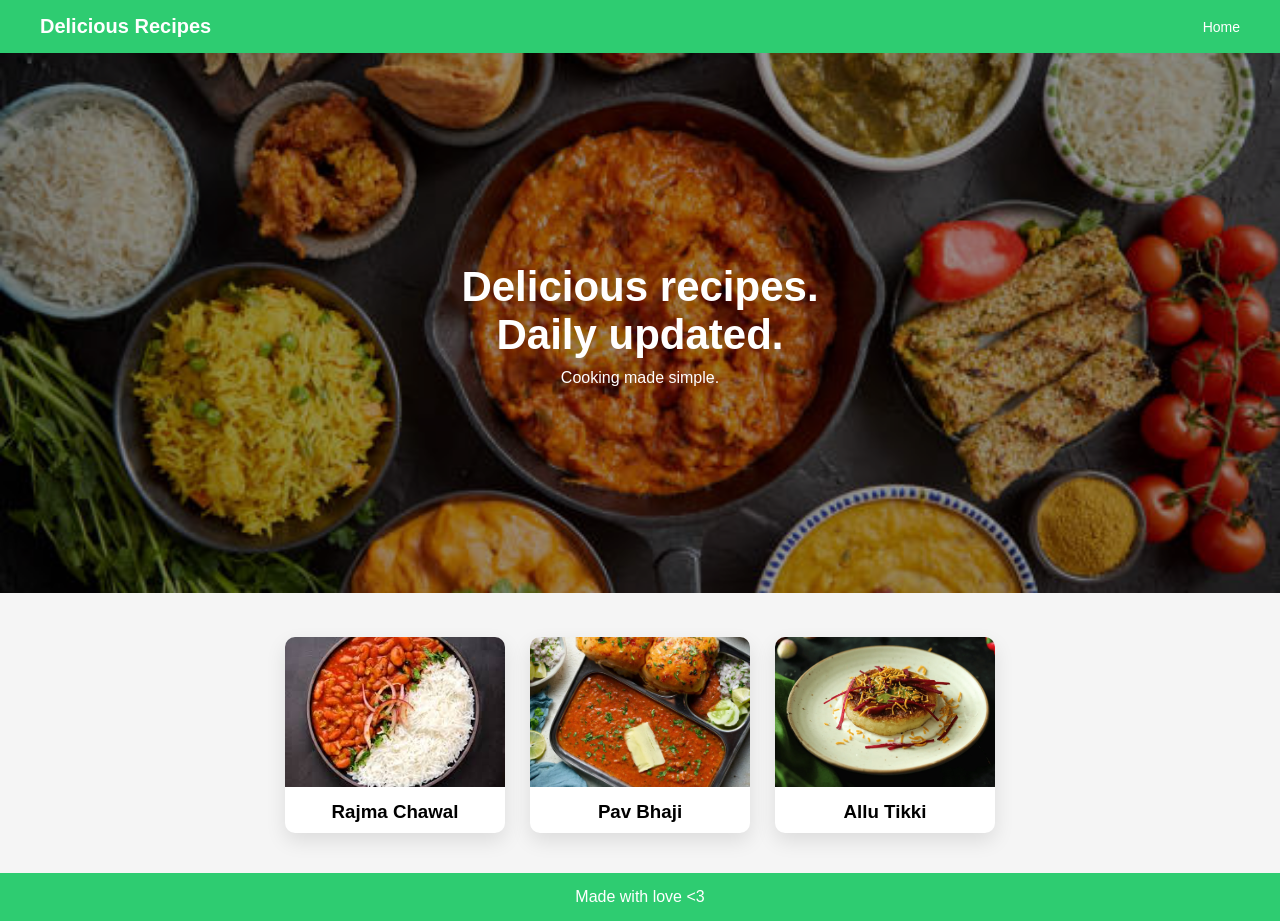
<file: index.html>
<!DOCTYPE html>
<html lang="en">
<head>
  <meta charset="UTF-8">
  <title>Delicious Recipes</title>
  <link rel="stylesheet" href="stylesheet.css">
</head>
<body>

<header class="navbar">
  <h2>Delicious Recipes</h2>
  <nav>
    <a href="index.html">Home</a>
  </nav>
</header>

<section class="hero">
  <img src="images\back.jpg" class="hero-img">
  <div class="hero-text">
    <h1>Delicious recipes.<br>Daily updated.</h1>
    <p>Cooking made simple.</p>
  </div>
</section>

<section class="featured">
  <a href="recipe1.html" class="card">
    <img src="images\rajma.jpg">
    <h3>Rajma Chawal</h3>
  </a>

  <a href="recipe2.html" class="card">
    <img src="images\pav.webp">
    <h3>Pav Bhaji</h3>
  </a>

  <a href="recipe3.html" class="card">
    <img src="images\allu.webp">
    <h3>Allu Tikki</h3>
  </a>
</section>

<footer>
  <p>Made with love <3 </p>
</footer>

</body>
</html>
</file>
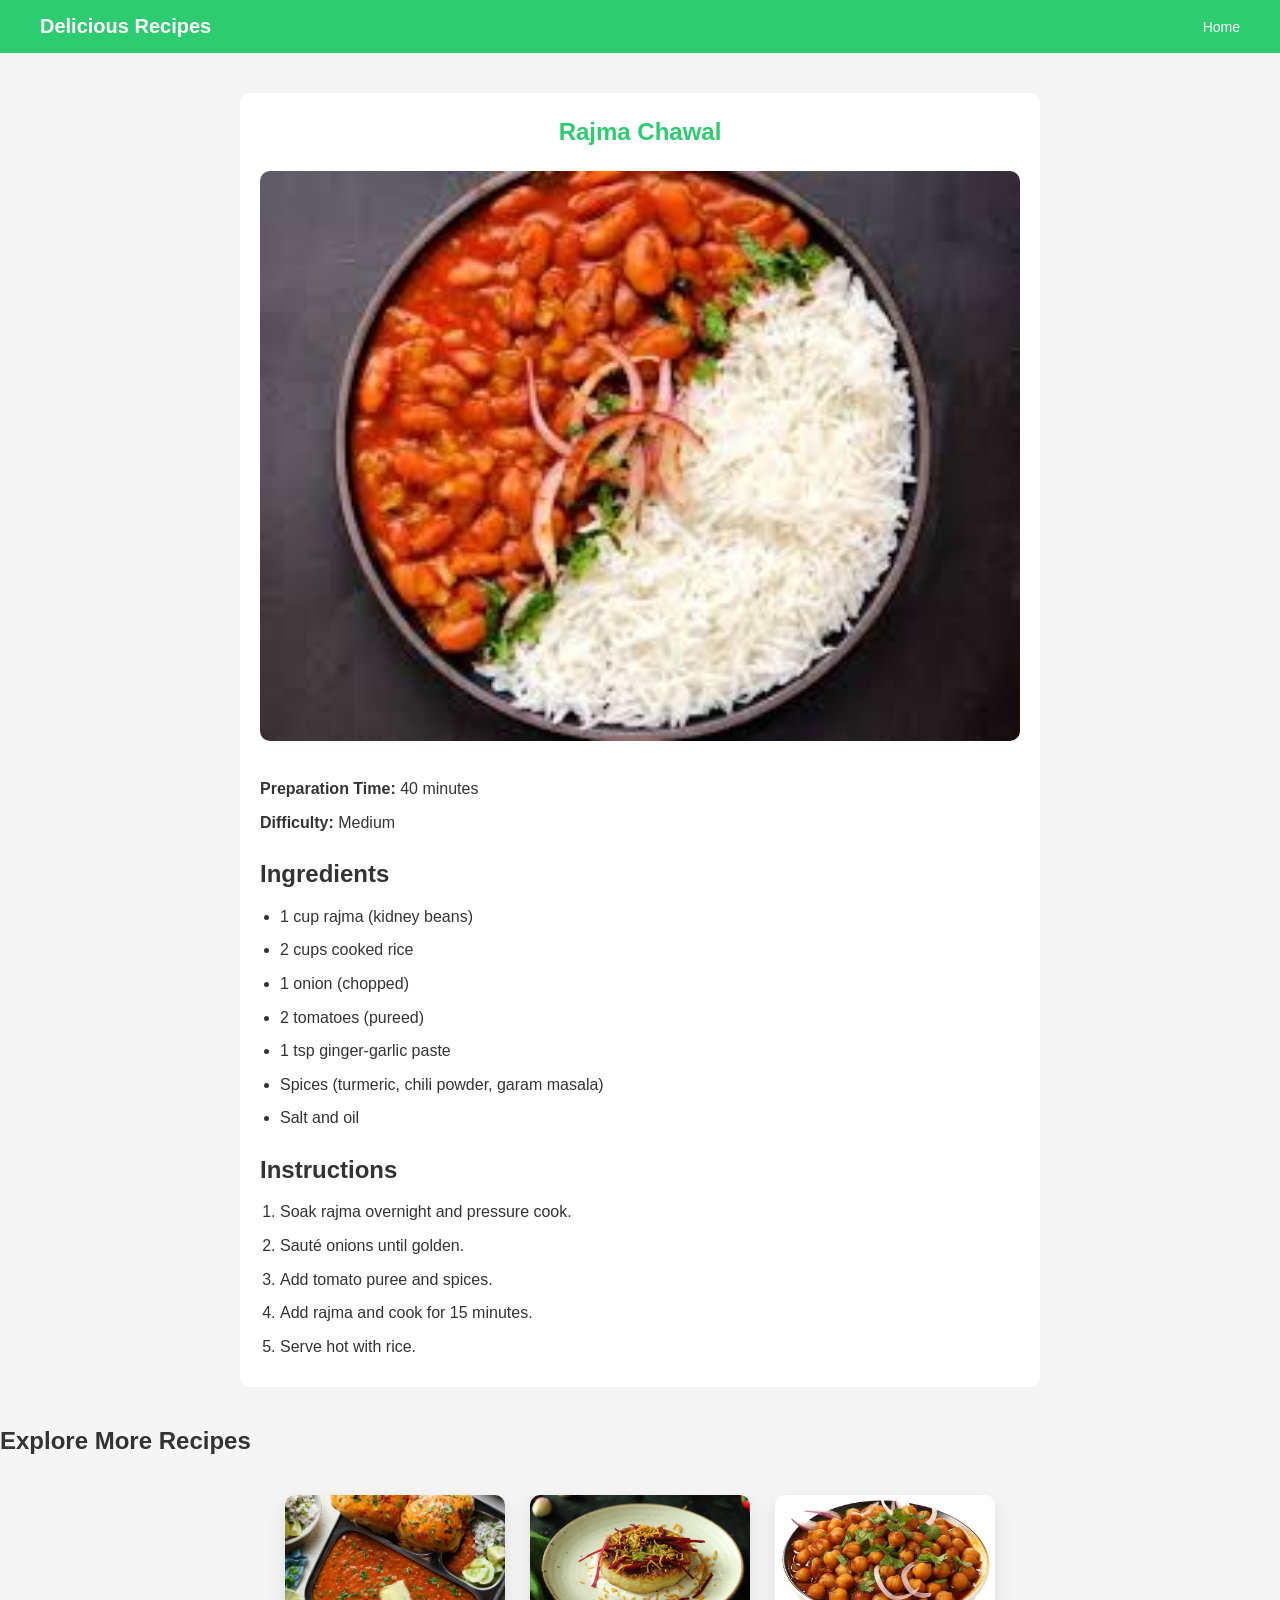
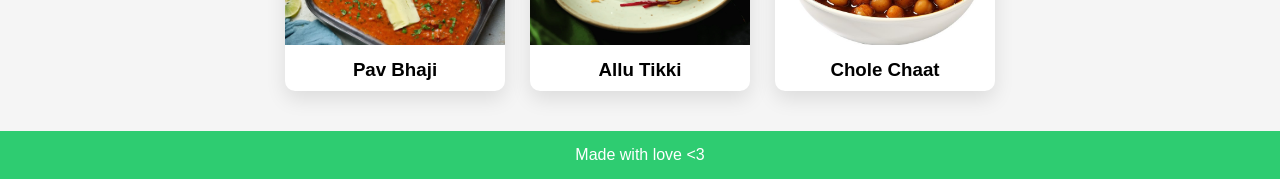
<file: recipe1.html>
<!DOCTYPE html>
<html lang="en">
<head>
  <meta charset="UTF-8">
  <title>Rajma Chawal</title>
  <link rel="stylesheet" href="stylesheet.css">
</head>
<body>

    <header class="navbar">
        <h2>Delicious Recipes</h2>
        <nav>
          <a href="index.html">Home</a>
        </nav>
      </header>

<section class="recipe">
  <h1>Rajma Chawal</h1>

  <img src="images\rajma.jpg" class="recipe-img">

  <p><strong>Preparation Time:</strong> 40 minutes</p>
  <p><strong>Difficulty:</strong> Medium</p>

  <h2>Ingredients</h2>
  <ul>
    <li>1 cup rajma (kidney beans)</li>
    <li>2 cups cooked rice</li>
    <li>1 onion (chopped)</li>
    <li>2 tomatoes (pureed)</li>
    <li>1 tsp ginger-garlic paste</li>
    <li>Spices (turmeric, chili powder, garam masala)</li>
    <li>Salt and oil</li>
  </ul>

  <h2>Instructions</h2>
  <ol>
    <li>Soak rajma overnight and pressure cook.</li>
    <li>Sauté onions until golden.</li>
    <li>Add tomato puree and spices.</li>
    <li>Add rajma and cook for 15 minutes.</li>
    <li>Serve hot with rice.</li>
  </ol>
</section>

<section class="more-recipes">

    <h2>Explore More Recipes</h2>
  
    <div class="featured">
  
      <a href="recipe2.html" class="card">
        <img src="images\pav.webp">
        <h3>Pav Bhaji</h3>
      </a>
  
      <a href="recipe3.html" class="card">
        <img src="images\allu.webp">
        <h3>Allu Tikki</h3>
      </a>
  
      <a href="recipe4.html" class="card">
        <img src="images\chole.jpg">
        <h3>Chole Chaat</h3>
      </a>
  
    </div>
  
  </section>
<footer>
  <p>Made with love <3</p>
</footer>

</body>
</html>
</file>
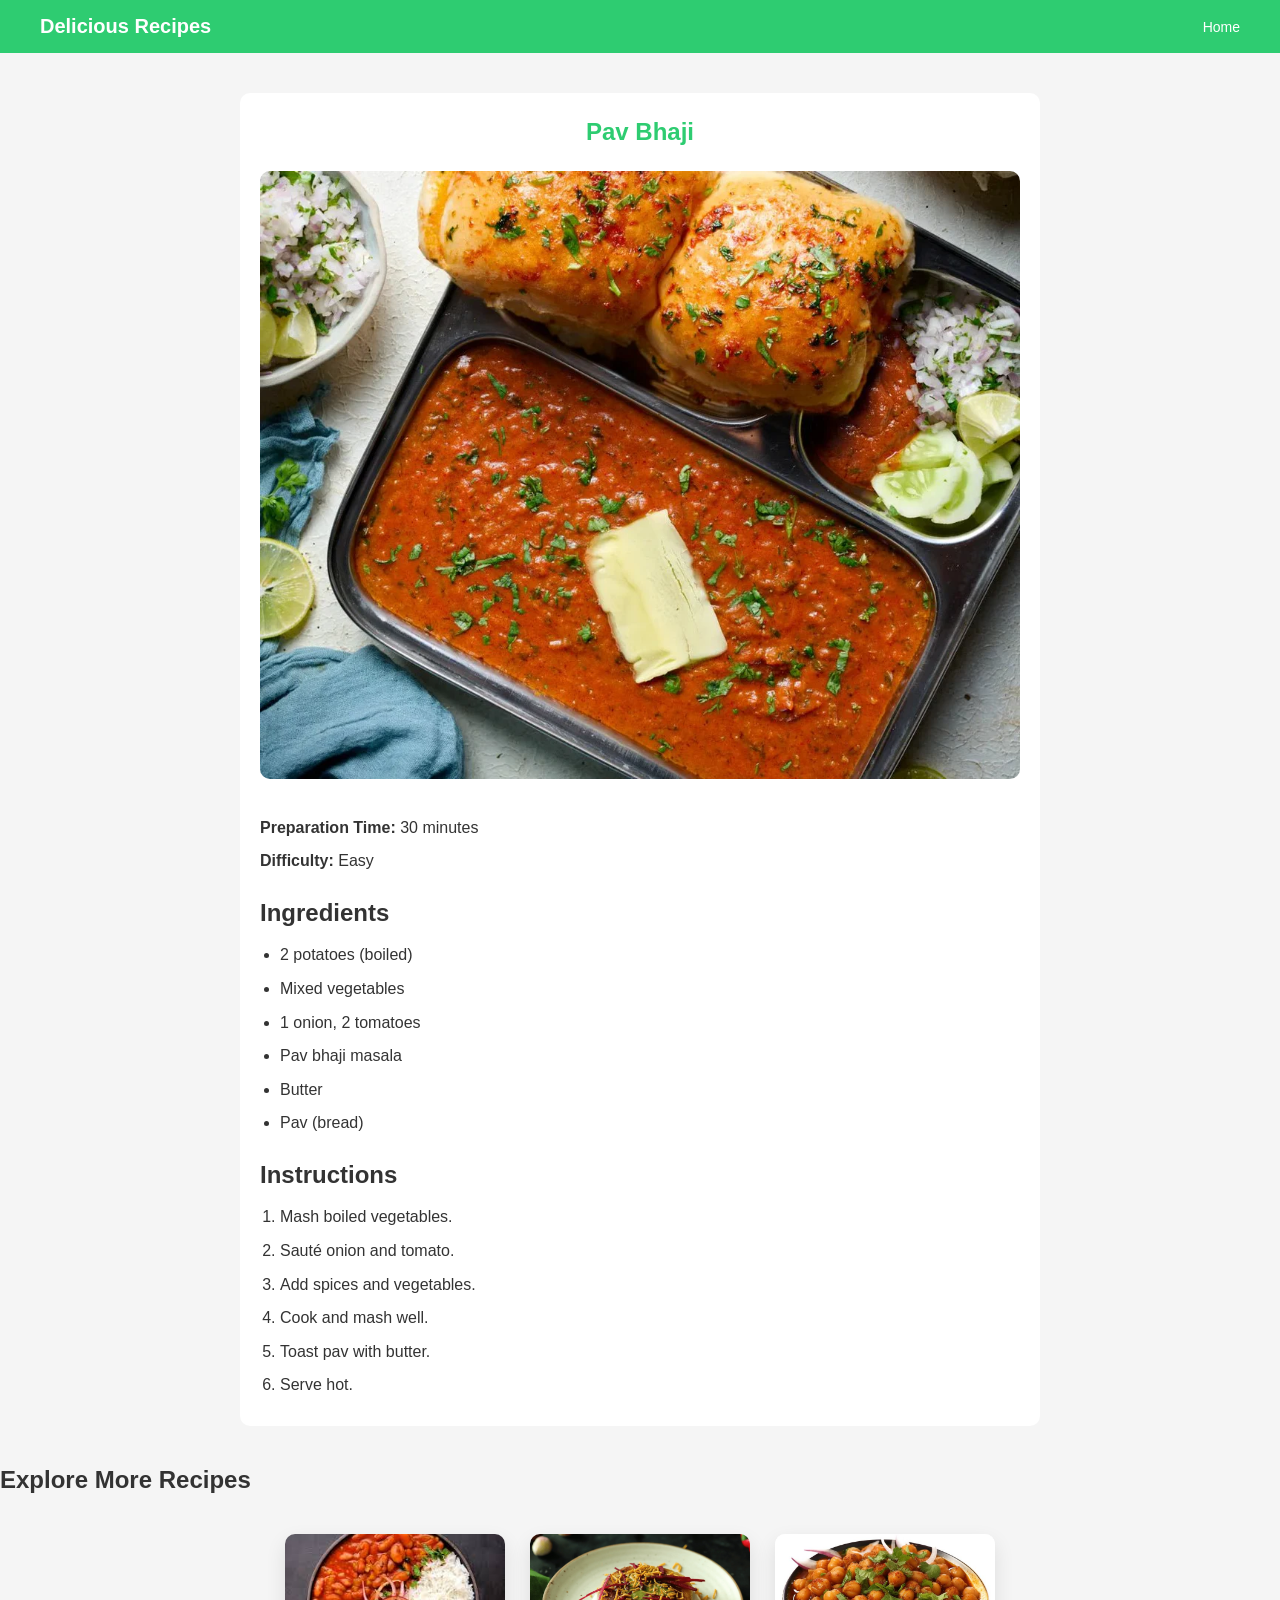
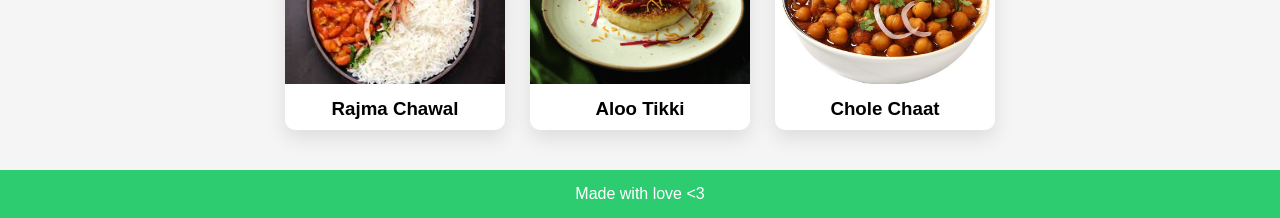
<file: recipe2.html>
<!DOCTYPE html>
<html lang="en">
<head>
  <meta charset="UTF-8">
  <title>Pav Bhaji</title>
  <link rel="stylesheet" href="stylesheet.css">
</head>
<body>

    <header class="navbar">
        <h2>Delicious Recipes</h2>
        <nav>
          <a href="index.html">Home</a>
        </nav>
      </header>

<section class="recipe">
  <h1>Pav Bhaji</h1>

  <img src="images\pav.webp" class="recipe-img">

  <p><strong>Preparation Time:</strong> 30 minutes</p>
  <p><strong>Difficulty:</strong> Easy</p>

  <h2>Ingredients</h2>
  <ul>
    <li>2 potatoes (boiled)</li>
    <li>Mixed vegetables</li>
    <li>1 onion, 2 tomatoes</li>
    <li>Pav bhaji masala</li>
    <li>Butter</li>
    <li>Pav (bread)</li>
  </ul>

  <h2>Instructions</h2>
  <ol>
    <li>Mash boiled vegetables.</li>
    <li>Sauté onion and tomato.</li>
    <li>Add spices and vegetables.</li>
    <li>Cook and mash well.</li>
    <li>Toast pav with butter.</li>
    <li>Serve hot.</li>
  </ol>
</section>

<section class="more-recipes">

    <h2>Explore More Recipes</h2>
  
    <div class="featured">
  
      <a href="recipe1.html" class="card">
        <img src="images\rajma.jpg">
        <h3>Rajma Chawal</h3>
      </a>
  
      <a href="recipe3.html" class="card">
        <img src="images\allu.webp">
        <h3>Aloo Tikki</h3>
      </a>
  
      <a href="recipe4.html" class="card">
        <img src="images\chole.jpg">
        <h3>Chole Chaat</h3>
      </a>
  
    </div>
  </section>
<footer>
  <p>Made with love <3</p>
</footer>

</body>
</html>
</file>
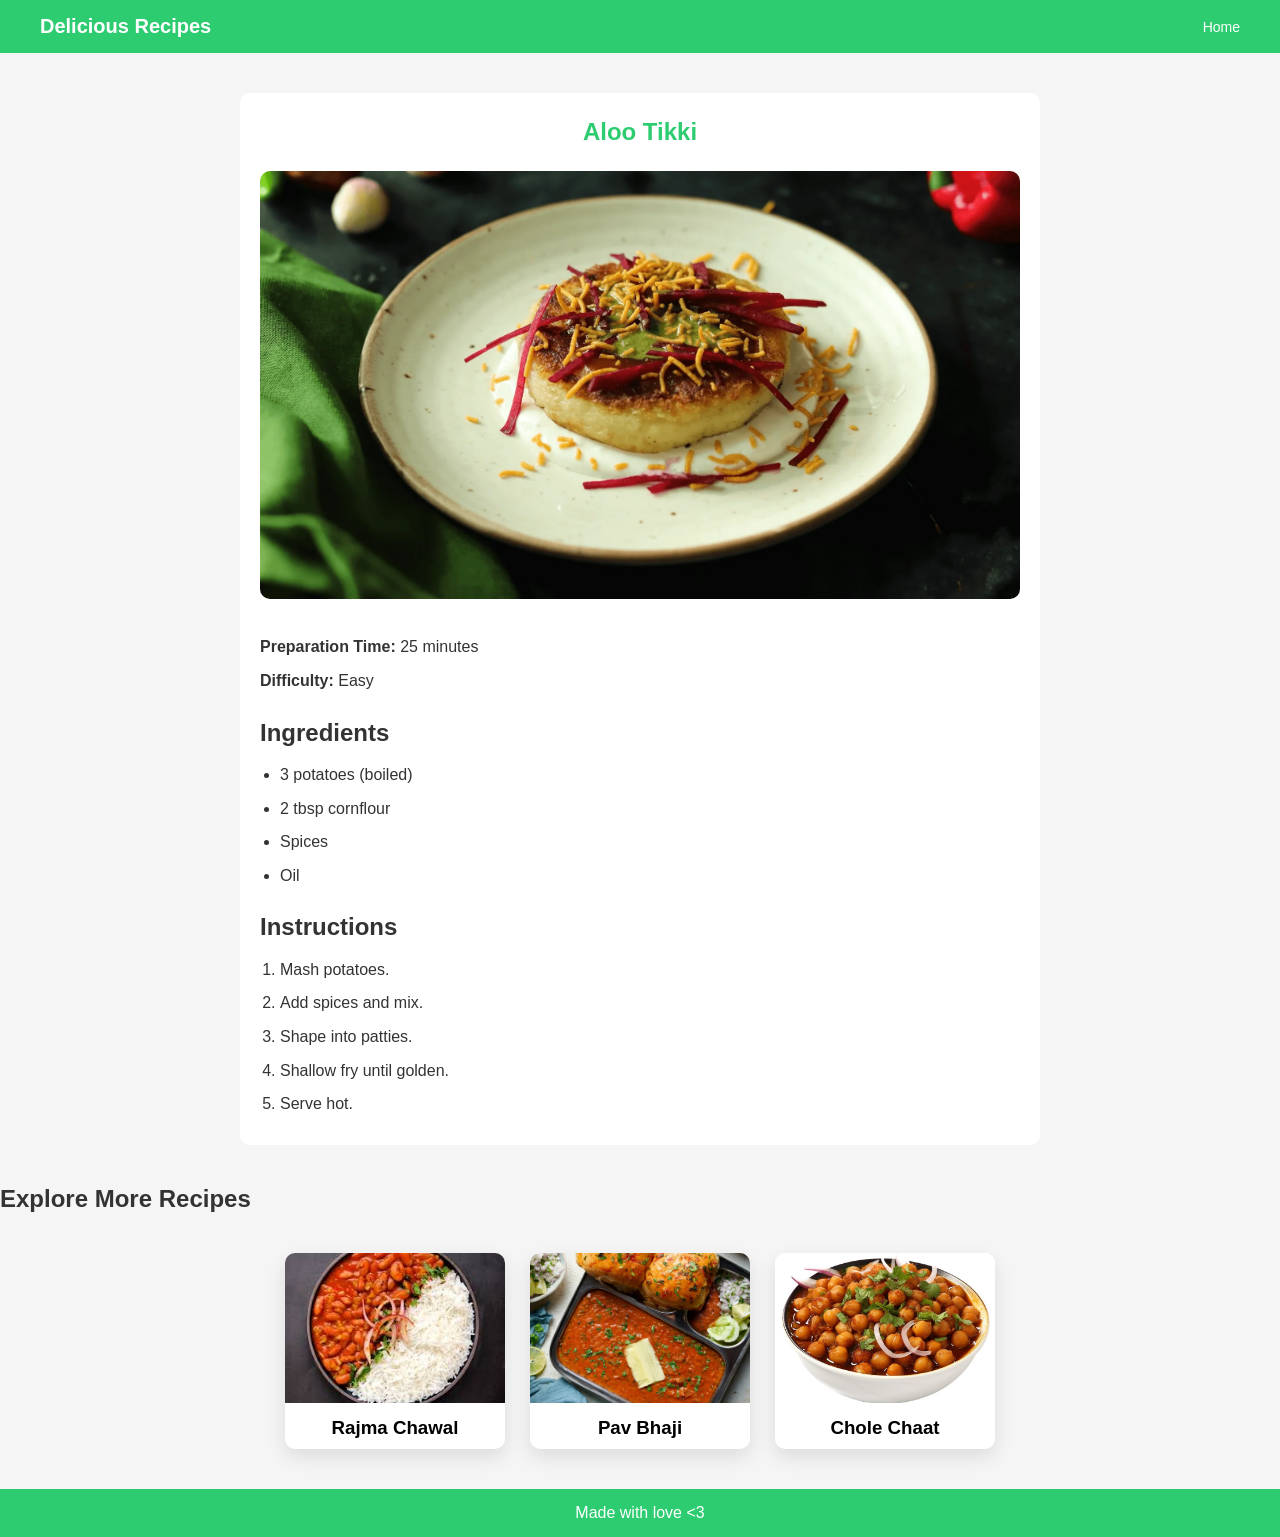
<file: recipe3.html>
<!DOCTYPE html>
<html lang="en">
<head>
  <meta charset="UTF-8">
  <title>Aloo Tikki</title>
  <link rel="stylesheet" href="stylesheet.css">
</head>
<body>

    <header class="navbar">
        <h2>Delicious Recipes</h2>
        <nav>
          <a href="index.html">Home</a>
        </nav>
      </header>

<section class="recipe">
  <h1>Aloo Tikki</h1>

  <img src="images\allu.webp" class="recipe-img">

  <p><strong>Preparation Time:</strong> 25 minutes</p>
  <p><strong>Difficulty:</strong> Easy</p>

  <h2>Ingredients</h2>
  <ul>
    <li>3 potatoes (boiled)</li>
    <li>2 tbsp cornflour</li>
    <li>Spices</li>
    <li>Oil</li>
  </ul>

  <h2>Instructions</h2>
  <ol>
    <li>Mash potatoes.</li>
    <li>Add spices and mix.</li>
    <li>Shape into patties.</li>
    <li>Shallow fry until golden.</li>
    <li>Serve hot.</li>
  </ol>
</section>

<section class="more-recipes">

    <h2>Explore More Recipes</h2>
  
    <div class="featured">
  
      <a href="recipe1.html" class="card">
        <img src="images\rajma.jpg">
        <h3>Rajma Chawal</h3>
      </a>
  
      <a href="recipe2.html" class="card">
        <img src="images\pav.webp">
        <h3>Pav Bhaji</h3>
      </a>
  
      <a href="recipe4.html" class="card">
        <img src="images\chole.jpg">
        <h3>Chole Chaat</h3>
      </a>
  
    </div>
  </section>
<footer>
  <p>Made with love <3</p>
</footer>

</body>
</html>
</file>
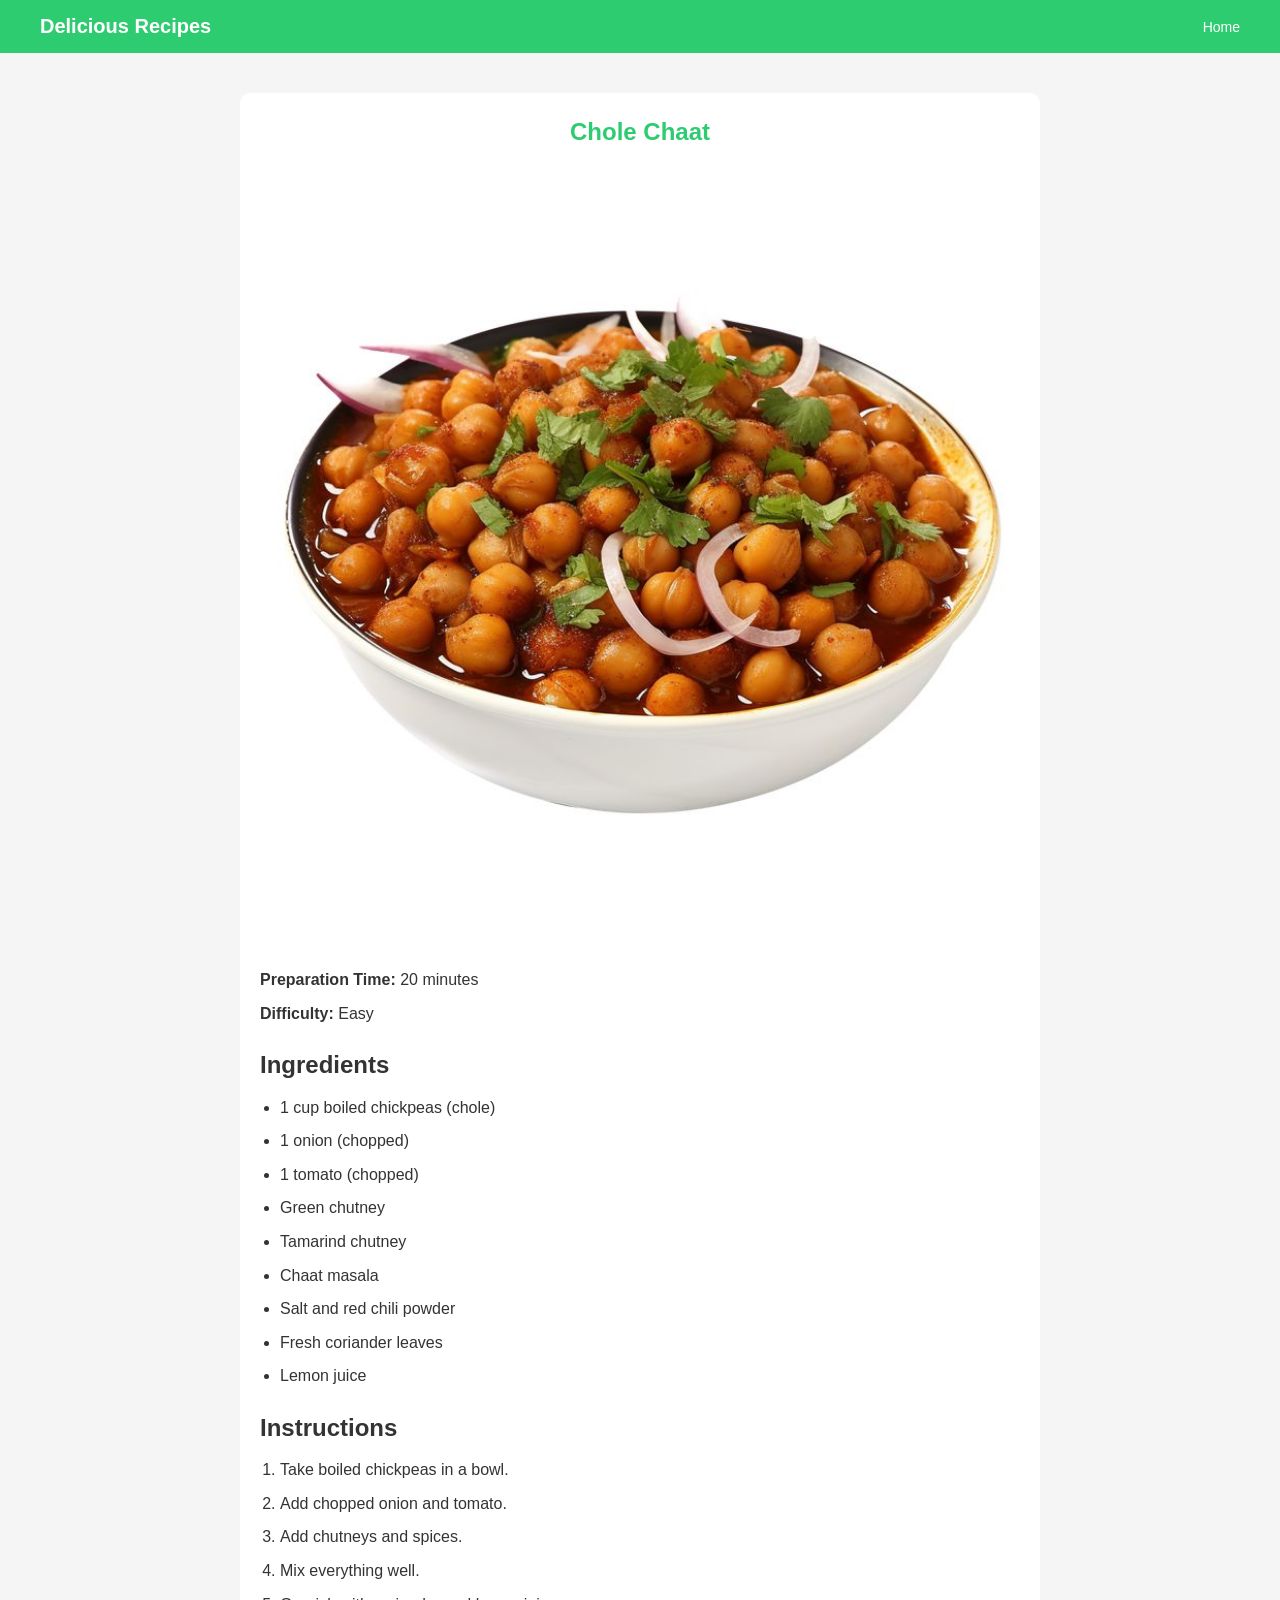
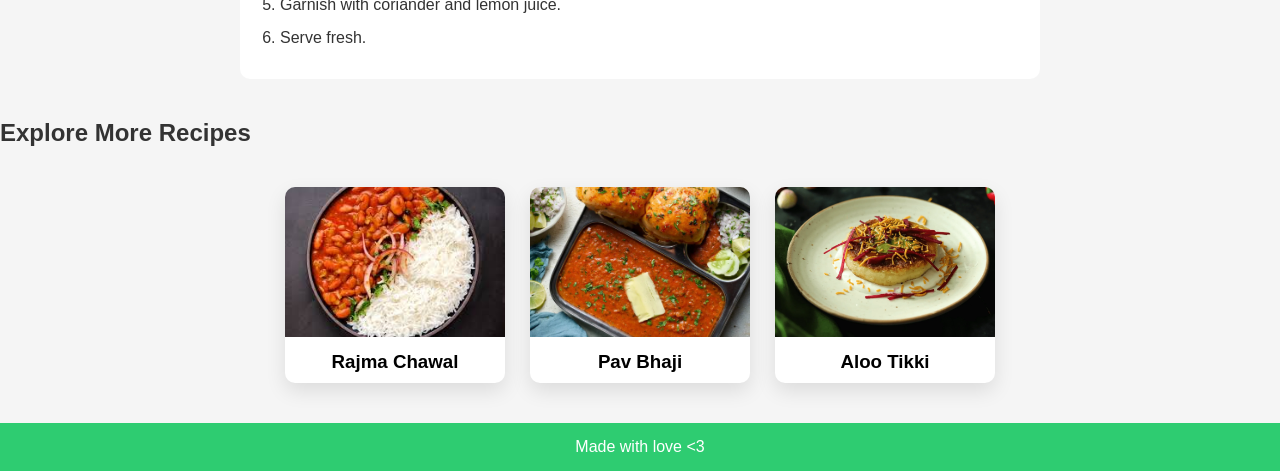
<file: recipe4.html>
<!DOCTYPE html>
<html lang="en">
<head>
  <meta charset="UTF-8">
  <title>Chole Chaat</title>
  <link rel="stylesheet" href="stylesheet.css">
</head>
<body>

<header class="navbar">
  <h2>Delicious Recipes</h2>
  <nav>
    <a href="index.html">Home</a>
  </nav>
</header>

<section class="recipe">
  <h1>Chole Chaat</h1>

  <img src="images\chole.jpg" class="recipe-img">

  <p><strong>Preparation Time:</strong> 20 minutes</p>
  <p><strong>Difficulty:</strong> Easy</p>

  <h2>Ingredients</h2>
  <ul>
    <li>1 cup boiled chickpeas (chole)</li>
    <li>1 onion (chopped)</li>
    <li>1 tomato (chopped)</li>
    <li>Green chutney</li>
    <li>Tamarind chutney</li>
    <li>Chaat masala</li>
    <li>Salt and red chili powder</li>
    <li>Fresh coriander leaves</li>
    <li>Lemon juice</li>
  </ul>

  <h2>Instructions</h2>
  <ol>
    <li>Take boiled chickpeas in a bowl.</li>
    <li>Add chopped onion and tomato.</li>
    <li>Add chutneys and spices.</li>
    <li>Mix everything well.</li>
    <li>Garnish with coriander and lemon juice.</li>
    <li>Serve fresh.</li>
  </ol>
</section>

<section class="more-recipes">

  <h2>Explore More Recipes</h2>

  <div class="featured">

    <a href="recipe1.html" class="card">
      <img src="images\rajma.jpg">
      <h3>Rajma Chawal</h3>
    </a>

    <a href="recipe2.html" class="card">
      <img src="images\pav.webp">
      <h3>Pav Bhaji</h3>
    </a>

    <a href="recipe3.html" class="card">
      <img src="images\allu.webp">
      <h3>Aloo Tikki</h3>
    </a>

  </div>

</section>

<footer>
  <p>Made with love <3</p>
</footer>

</body>
</html>
</file>
<file: stylesheet.css>
/* RESET */
* {
  margin: 0;
  padding: 0;
  box-sizing: border-box;
  font-family: Arial, sans-serif;
}

body {
  background: #f5f5f5;
  color: #333;
}


.navbar {
  display: flex;
  justify-content: space-between;
  align-items: center;
  padding: 15px 40px;
  background: #2ecc71;
  color: white;
}

.navbar h2 {
  font-size: 20px;
}

.navbar nav a {
  text-decoration: none;
  color: white;
  margin-left: 20px;
  font-size: 14px;
  transition: 0.3s;
}

.navbar nav a:hover {
  text-decoration: underline;
}



.hero {
  position: relative;
}

.hero-img {
  width: 100%;
  height: 60vh;
  object-fit: cover;
  filter: brightness(60%);
}

.hero-text {
  position: absolute;
  top: 50%;
  left: 50%;
  transform: translate(-50%, -50%);
  color: white;
  text-align: center;
}

.hero-text h1 {
  font-size: 42px;
  margin-bottom: 10px;
}

.hero-text p {
  font-size: 16px;
}



.featured {
  display: flex;
  justify-content: center;
  gap: 25px;
  margin: 40px;
  flex-wrap: wrap;
}

.card {
  width: 220px;
  text-align: center;
  text-decoration: none;
  color: black;
  background: white;
  border-radius: 10px;
  overflow: hidden;
  box-shadow: 0 8px 20px rgba(0,0,0,0.1);
  transition: transform 0.3s;
}

.card img {
  width: 100%;
  height: 150px;
  object-fit: cover;
}

.card h3 {
  padding: 10px;
}

.card:hover {
  transform: scale(1.05);
}


/* RECIPE PAGE */
.recipe {
  max-width: 800px;
  margin: 40px auto;
  padding: 20px;
  background: white;
  border-radius: 10px;
  line-height: 1.6;
}

.recipe h1 {
  text-align: center;
  margin-bottom: 20px;
  color: #2ecc71;
}

.recipe-img {
  width: 100%;
  border-radius: 10px;
  margin-bottom: 20px;
}

.recipe h2 {
  margin-top: 20px;
  color: #333;
}

.recipe ul,
.recipe ol {
  margin-left: 20px;
  margin-top: 10px;
}

.recipe li {
  margin-bottom: 8px;
}

.recipe p {
  margin: 8px 0;
}



footer {
  text-align: center;
  padding: 15px;
  background: #2ecc71;
  color: white;
  margin-top: 30px;
}

@media (max-width: 768px) {

  .navbar {
    flex-direction: column;
    text-align: center;
  }

  .navbar nav {
    margin-top: 10px;
  }

  .featured {
    flex-direction: column;
    align-items: center;
  }

  .hero-text h1 {
    font-size: 28px;
  }

}
</file>
